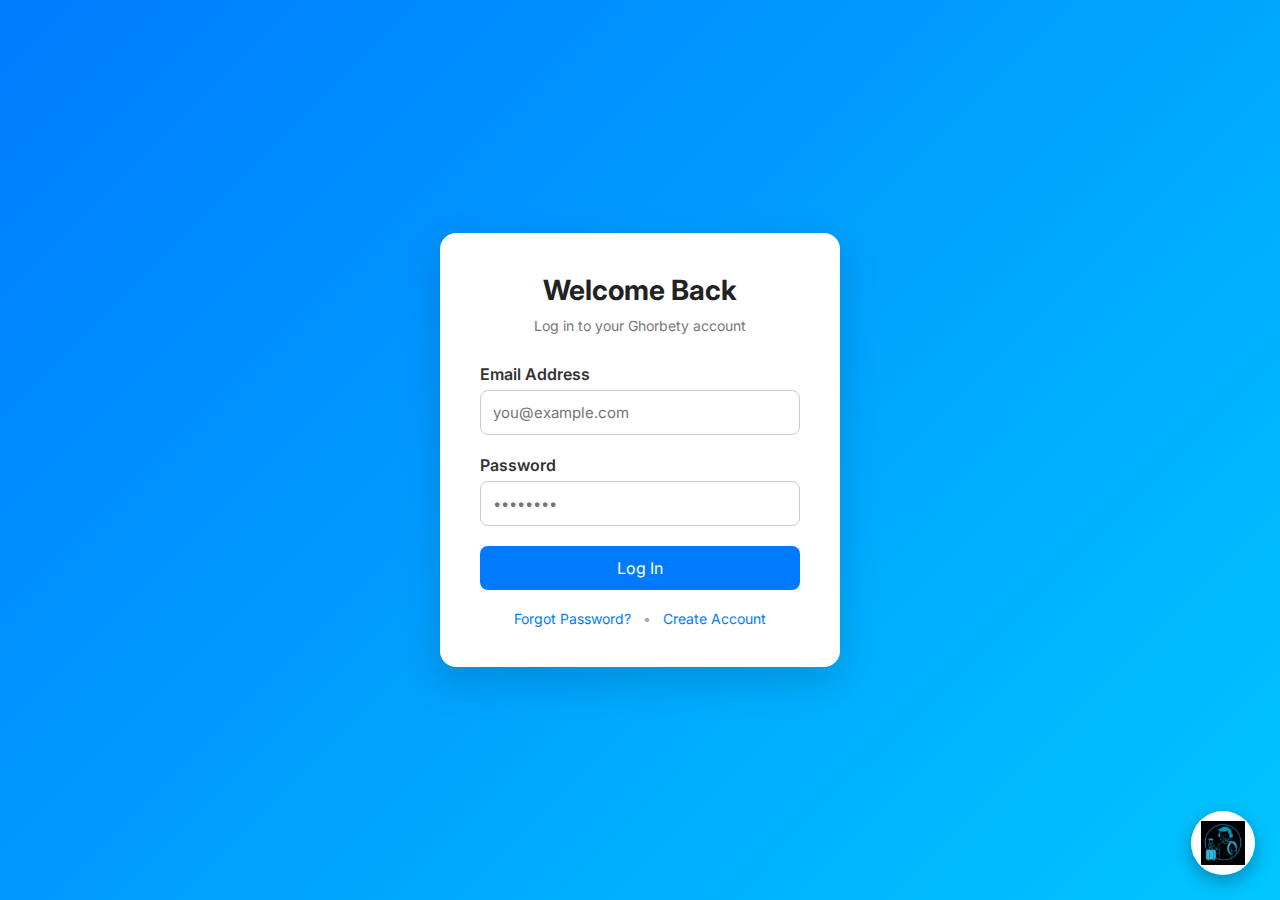
<file: index.html>
<!DOCTYPE html>
<html lang="en">
<head>
  <meta charset="UTF-8" />
  <meta name="viewport" content="width=device-width, initial-scale=1.0" />
  <title>Ghorbety - Login</title>
  <link rel="stylesheet" href="login.css" />
</head>
<body>
  <div class="login-container">
    <h2>Welcome Back</h2>
    <p class="subtitle">Log in to your Ghorbety account</p>

    <form class="login-form">
      <label for="email">Email Address</label>
      <input type="email" id="email" placeholder="you@example.com" required />

      <label for="password">Password</label>
      <input type="password" id="password" placeholder="••••••••" required />

      <button type="submit">Log In</button>
    </form>

    <div class="extra-links">
      <a href="#">Forgot Password?</a>
      <span>•</span>
      <a href="./signup.html">Create Account</a>
    </div>
  </div>
  <script src="login.js"></script>

  
<link rel="stylesheet" href="./8orbty-Bot.css">
<div class="student-helper">
  <button id="helper-btn">
    <img src=".//images/Bot.jpg" alt="مساعدتي">
  </button>
  <div class="helper-box" id="helper-box">
    <h3>مساعد الطالب</h3>
    <ul>
      <li class="faq">إزاي أقدم في المدينة الجامعية؟<span class="answer">من خلال موقع الجامعة الرسمي، هتلاقي استمارة التقديم.</span></li>
      <li class="faq">هل فيه مواصلات داخلية؟<span class="answer">أيوه، الجامعة بتوفر باصات داخلية للطلاب.</span></li>
      <li class="faq">إزاي أحجز الكشف الطبي؟<span class="answer">من بوابة الطالب الإلكترونية بعد تسجيل الدخول.</span></li>
      <li class="faq">مصاريف الكلية بتدفع إمتى؟<span class="answer">غالباً في أول أسبوعين من الترم.</span></li>
      <li class="faq">فين أشتري الكتب؟<span class="answer">من مكتبة الكلية أو من اتحاد الطلاب.</span></li>
    </ul>
    <a href="https://wa.me/201068852567" target="_blank" class="whatsapp-link">تواصل على واتساب</a>
  </div>
</div>
<script src="./8orbty-Bot.js"></script>


</body>
</html>
</file>
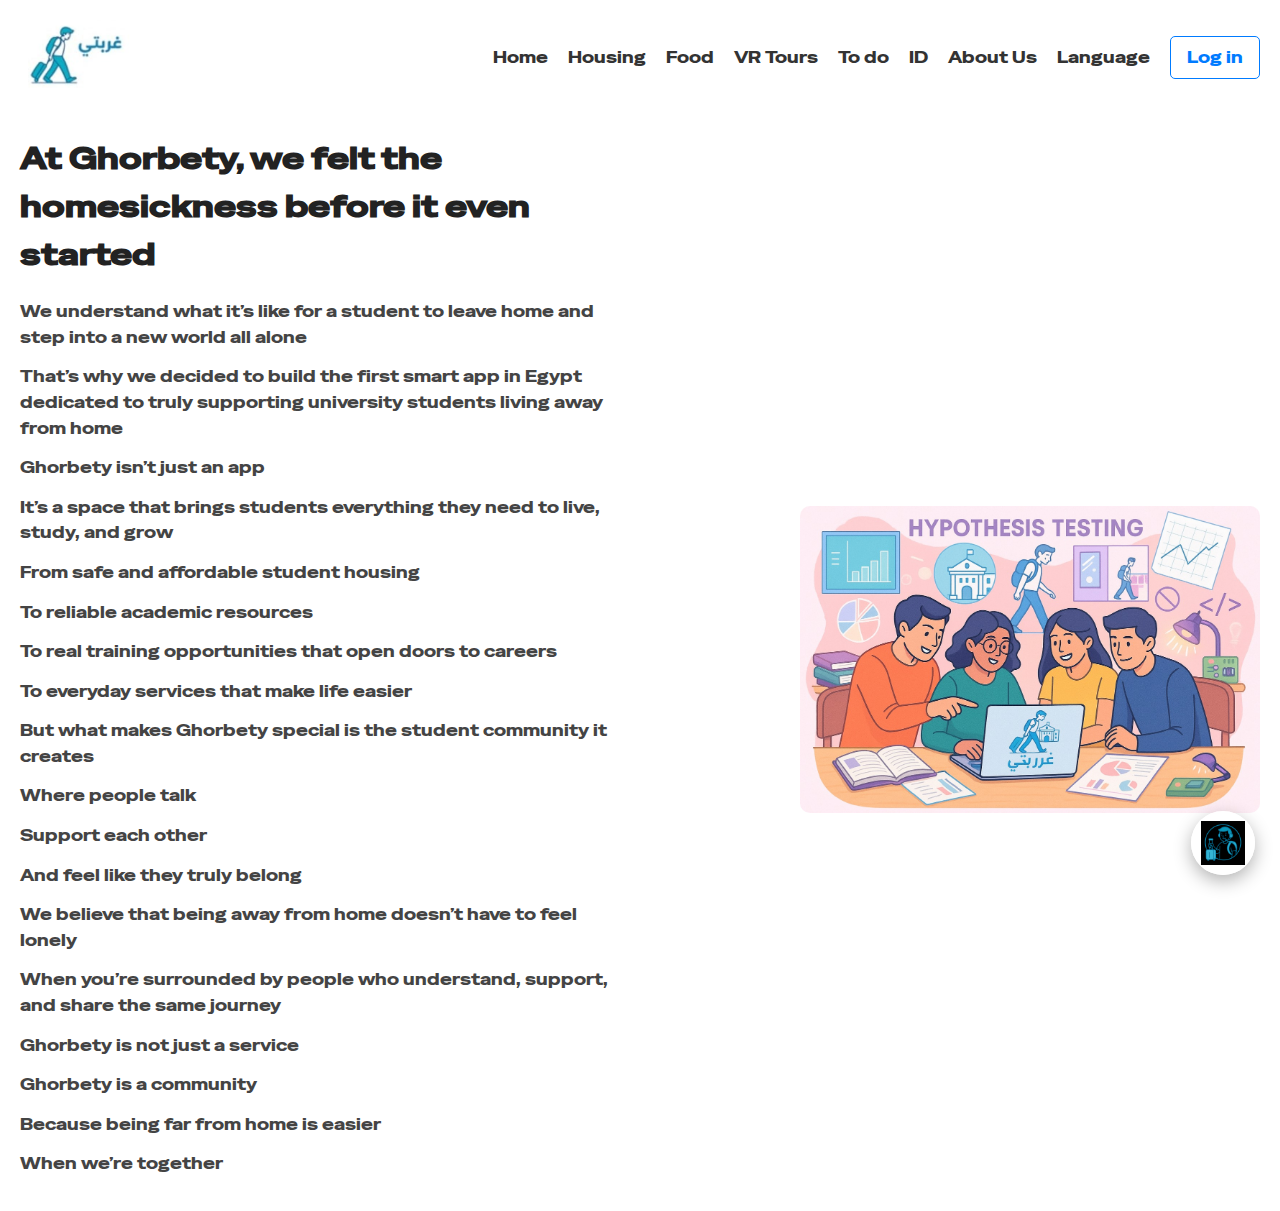
<file: 8orbty-about-us.html>
<!DOCTYPE html>
<html lang="en">
<head>
  <meta charset="UTF-8" />
  <meta name="viewport" content="width=device-width, initial-scale=1.0" />
  <title>Ghorbety - Our Community</title>
  <link rel="stylesheet" href="./8orbty-about-us.css" />
  <link rel="stylesheet" href="./8orbty-Bot.css" />
</head>
<body>
  <header>
    <div class="logo">
      <img src="./images/logo 2.png" alt="Logo" />
    </div>
    <nav>
      <a href="./8orbty.html" id="nav-home">Home</a>
      <a href="./8orbty-housing.html" id="nav-housing">Housing</a>
      <a href="./8orbty-food.html" id="nav-food">Food</a>
      <a href="./8orbty-vr-tours.html" id="nav-vr">VR Tours</a>
      <a href="./8orbty-to-do.html" id="nav-todo">To do</a>
      <a href="./8orbty-ID.html" id="nav-id">ID</a>
      <a href="./8orbty-about-us.html" id="nav-about">About Us</a>
      <a href="#" id="nav-lang">Language</a>
      <a href="index.html" class="login" id="login">Log in</a>
    </nav>
  </header>

  <section class="community-section">
    <div class="community-text">
      <h2 id="community-title">At Ghorbety, we felt the homesickness before it even started</h2>
      <p id="community-p1">We understand what it’s like for a student to leave home and step into a new world all alone</p>
      <p id="community-p2">That’s why we decided to build the first smart app in Egypt dedicated to truly supporting university students living away from home</p>
      <p id="community-p3">Ghorbety isn’t just an app</p>
      <p id="community-p4">It’s a space that brings students everything they need to live, study, and grow</p>
      <p id="community-p5">From safe and affordable student housing</p>
      <p id="community-p6">To reliable academic resources</p>
      <p id="community-p7">To real training opportunities that open doors to careers</p>
      <p id="community-p8">To everyday services that make life easier</p>
      <p id="community-p9">But what makes Ghorbety special is the student community it creates</p>
      <p id="community-p10">Where people talk</p>
      <p id="community-p11">Support each other</p>
      <p id="community-p12">And feel like they truly belong</p>
      <p id="community-p13">We believe that being away from home doesn’t have to feel lonely</p>
      <p id="community-p14">When you’re surrounded by people who understand, support, and share the same journey</p>
      <p id="community-p15">Ghorbety is not just a service</p>
      <p id="community-p16">Ghorbety is a community</p>
      <p id="community-p17">Because being far from home is easier</p>
      <p id="community-p18">When we’re together</p>
    </div>
    <div class="community-image">
      <img src="./images/about.jpg" alt="Student Community" />
    </div>
  </section>

  <div class="student-helper">
    <button id="helper-btn">
      <img src="./images/Bot.jpg" alt="مساعدتي">
    </button>
    <div class="helper-box" id="helper-box">
      <h3>مساعد الطالب</h3>
      <ul>
        <li class="faq">إزاي أقدم في المدينة الجامعية؟<span class="answer">من خلال موقع الجامعة الرسمي، هتلاقي استمارة التقديم.</span></li>
        <li class="faq">هل فيه مواصلات داخلية؟<span class="answer">أيوه، الجامعة بتوفر باصات داخلية للطلاب.</span></li>
        <li class="faq">إزاي أحجز الكشف الطبي؟<span class="answer">من بوابة الطالب الإلكترونية بعد تسجيل الدخول.</span></li>
        <li class="faq">مصاريف الكلية بتدفع إمتى؟<span class="answer">غالباً في أول أسبوعين من الترم.</span></li>
        <li class="faq">فين أشتري الكتب؟<span class="answer">من مكتبة الكلية أو من اتحاد الطلاب.</span></li>
      </ul>
      <a href="https://wa.me/201068852567" target="_blank" class="whatsapp-link">تواصل على واتساب</a>
    </div>
  </div>

  <script src="./8orbty-about-us.js"></script>
  <script src="./8orbty-Bot.js"></script>
</body>
</html>
</file>
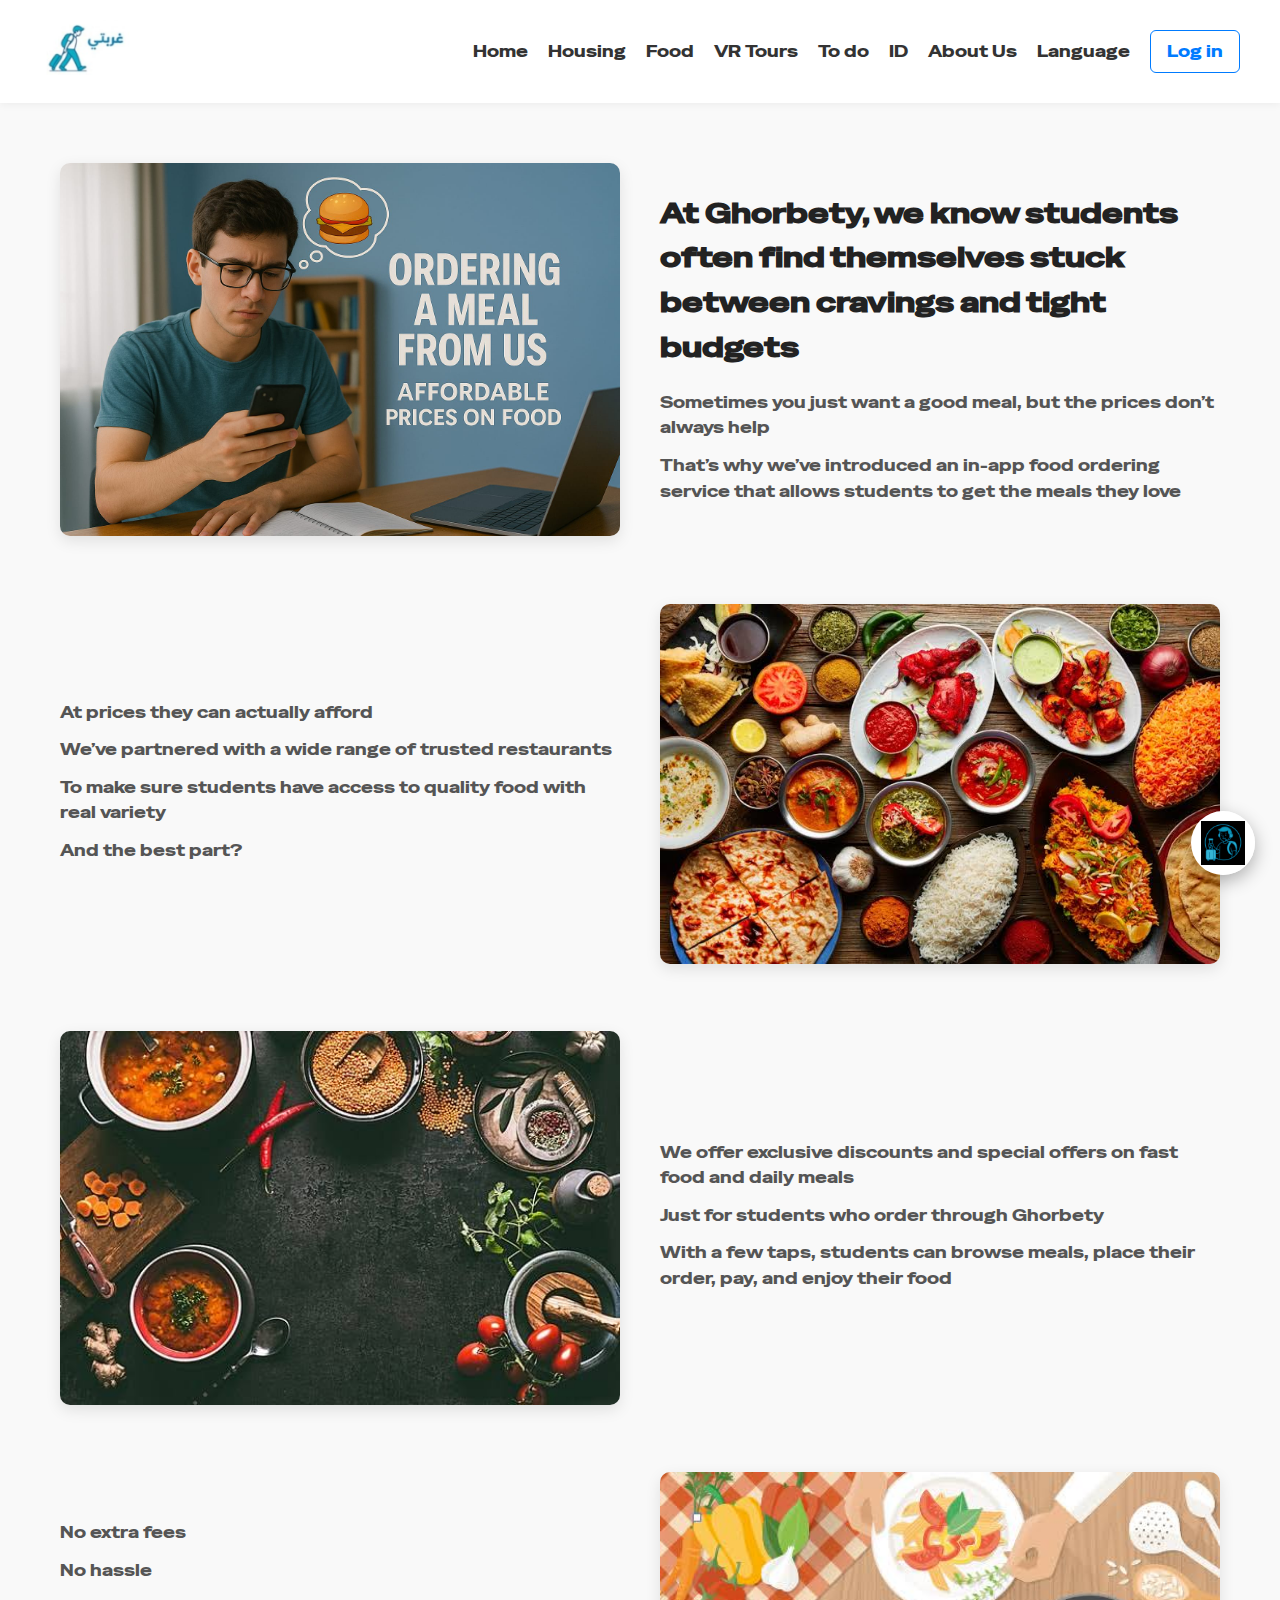
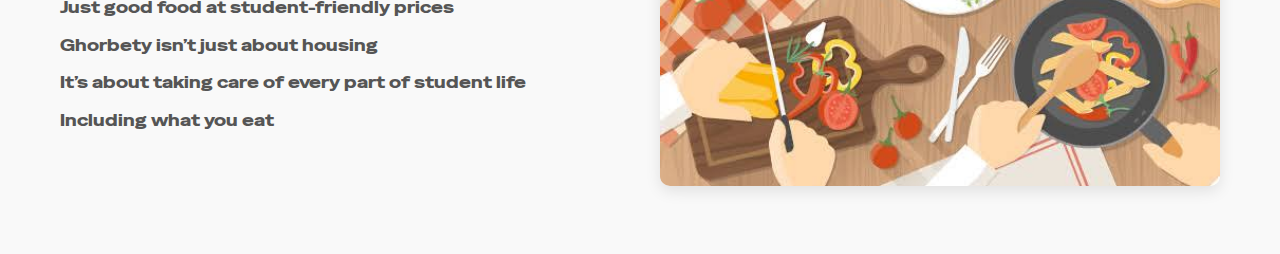
<file: 8orbty-food.html>
<!DOCTYPE html>
<html lang="en">
<head>
  <meta charset="UTF-8" />
  <meta name="viewport" content="width=device-width, initial-scale=1.0"/>
  <title>Ghorbety - Food Services</title>
  <link rel="stylesheet" href="8orbty-food.css" />
</head>
<body>
  <header>
    <div class="logo">
      <img src="./images/logo 2.png" alt="Logo" />
    </div>
    <nav>
      <a href="./8orbty.html" id="nav-home">Home</a>
      <a href="./8orbty-housing.html" id="nav-housing">Housing</a>
      <a href="./8orbty-food.html" id="nav-food">Food</a>
      <a href="./8orbty-vr-tours.html" id="nav-vr">VR Tours</a>
      <a href="./8orbty-to-do.html" id="nav-todo">To do</a>
      <a href="./8orbty-ID.html" id="nav-id">ID</a>
      <a href="./8orbty-about-us.html" id="nav-about">About Us</a>
      <a href="#" id="nav-lang" onclick="toggleLanguage()">Language</a>
      <a href="index.html" class="login" id="login">Log in</a>
    </nav>
  </header>

  <main class="food-split-section">
    <section class="food-block">
      <div class="food-image">
        <img src="./images/food.jpg" alt="Student meal" />
      </div>
      <div class="food-text">
        <h2 id="food-title1">At Ghorbety, we know students often find themselves stuck between cravings and tight budgets</h2>
        <p id="food-p1">Sometimes you just want a good meal, but the prices don’t always help</p>
        <p id="food-p2">That’s why we’ve introduced an in-app food ordering service that allows students to get the meals they love</p>
      </div>
    </section>

    <section class="food-block reverse">
      <div class="food-image">
        <img src="./images/food1.jpg" alt="Affordable meal options" />
      </div>
      <div class="food-text">
        <p id="food-p3">At prices they can actually afford</p>
        <p id="food-p4">We’ve partnered with a wide range of trusted restaurants</p>
        <p id="food-p5">To make sure students have access to quality food with real variety</p>
        <p id="food-p6">And the best part?</p>
      </div>
    </section>

    <section class="food-block">
      <div class="food-image">
        <img src="./images/food2.jpg" alt="Discounted meals" />
      </div>
      <div class="food-text">
        <p id="food-p7">We offer exclusive discounts and special offers on fast food and daily meals</p>
        <p id="food-p8">Just for students who order through Ghorbety</p>
        <p id="food-p9">With a few taps, students can browse meals, place their order, pay, and enjoy their food</p>
      </div>
    </section>

    <section class="food-block reverse">
      <div class="food-image">
        <img src="./images/food3.jpg" alt="Ghorbety cares" />
      </div>
      <div class="food-text">
        <p id="food-p10">No extra fees</p>
        <p id="food-p11">No hassle</p>
        <p id="food-p12">Just good food at student-friendly prices</p>
        <p id="food-p13">Ghorbety isn’t just about housing</p>
        <p id="food-p14">It’s about taking care of every part of student life</p>
        <p id="food-p15">Including what you eat</p>
      </div>
    </section>
  </main>

  <script src="8orbty-food.js"></script>

  
<link rel="stylesheet" href="./8orbty-Bot.css">
<div class="student-helper">
  <button id="helper-btn">
    <img src=".//images/Bot.jpg" alt="مساعدتي">
  </button>
  <div class="helper-box" id="helper-box">
    <h3>مساعد الطالب</h3>
    <ul>
      <li class="faq">إزاي أقدم في المدينة الجامعية؟<span class="answer">من خلال موقع الجامعة الرسمي، هتلاقي استمارة التقديم.</span></li>
      <li class="faq">هل فيه مواصلات داخلية؟<span class="answer">أيوه، الجامعة بتوفر باصات داخلية للطلاب.</span></li>
      <li class="faq">إزاي أحجز الكشف الطبي؟<span class="answer">من بوابة الطالب الإلكترونية بعد تسجيل الدخول.</span></li>
      <li class="faq">مصاريف الكلية بتدفع إمتى؟<span class="answer">غالباً في أول أسبوعين من الترم.</span></li>
      <li class="faq">فين أشتري الكتب؟<span class="answer">من مكتبة الكلية أو من اتحاد الطلاب.</span></li>
    </ul>
    <a href="https://wa.me/201068852567" target="_blank" class="whatsapp-link">تواصل على واتساب</a>
  </div>
</div>
<script src="./8orbty-Bot.js"></script>

</body>
</html>
</file>
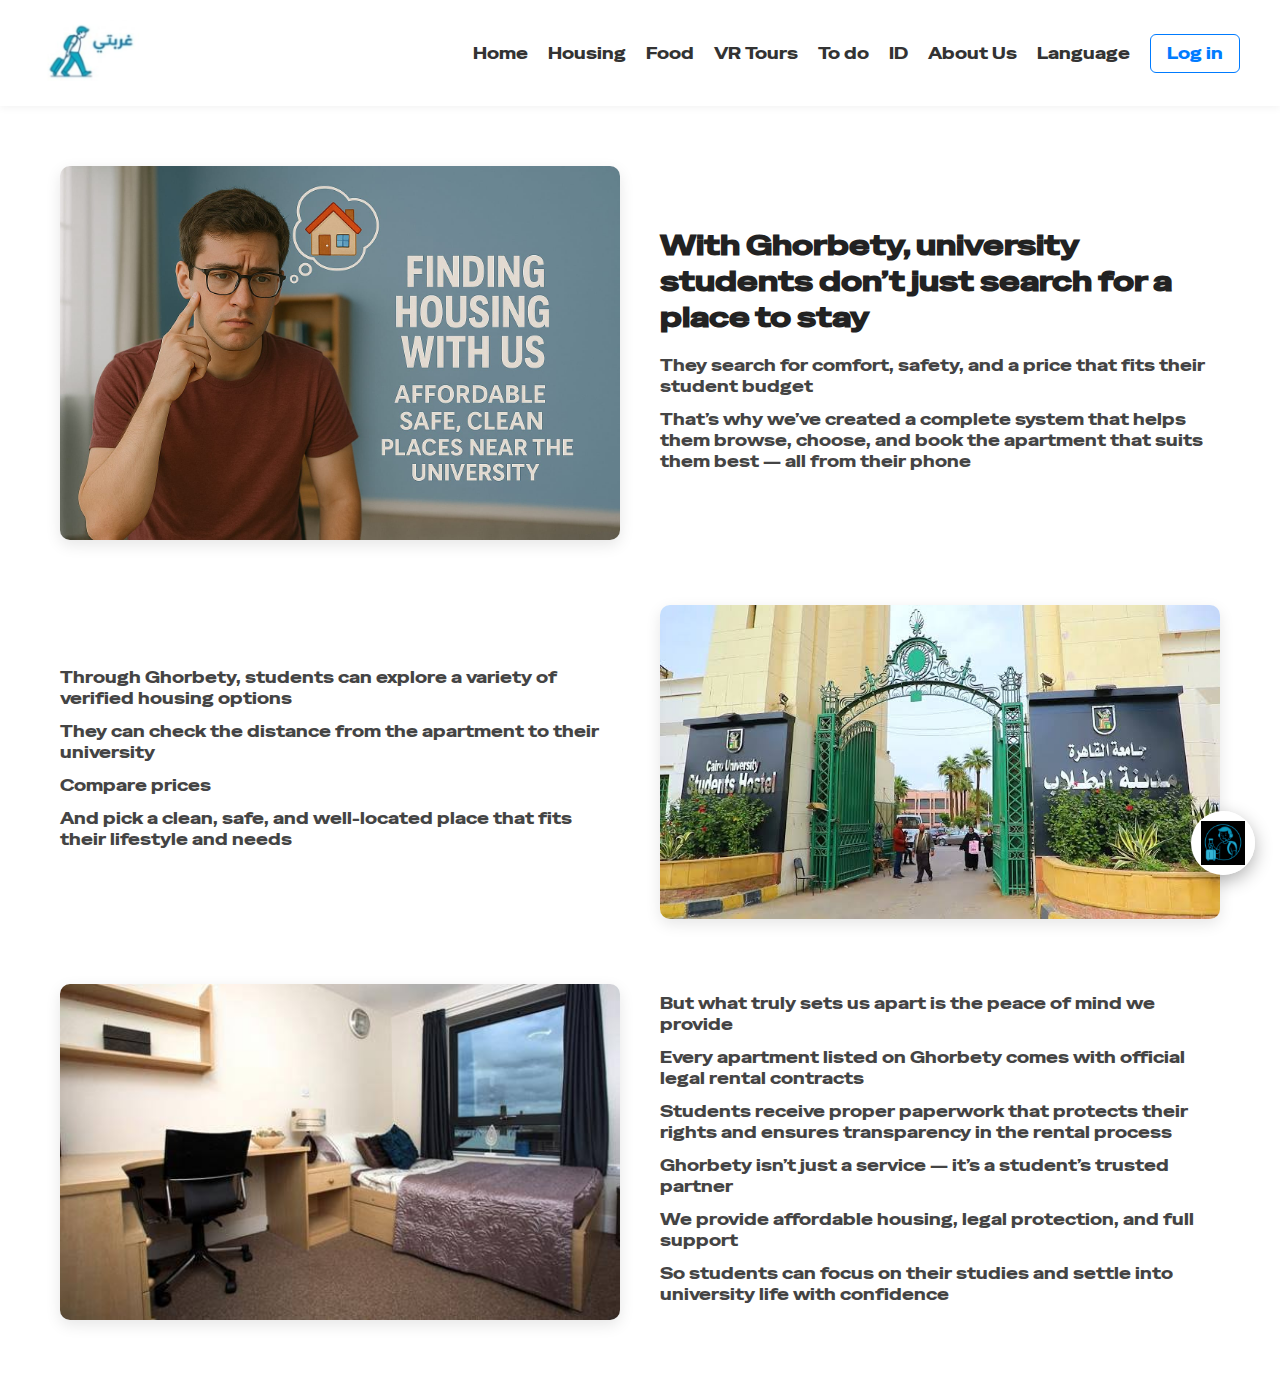
<file: 8orbty-housing.html>
<!DOCTYPE html>
<html lang="en">
<head>
  <meta charset="UTF-8" />
  <meta name="viewport" content="width=device-width, initial-scale=1.0" />
  <title>Ghorbety - Housing Services</title>
  <link rel="stylesheet" href="8orbty-housing.css" />
</head>
<body>
  <header>
    <div class="logo">
      <img src="./images/logo 2.png" alt="Logo" />
    </div>
    <nav>
      <a href="./8orbty.html" id="nav-home">Home</a>
      <a href="./8orbty-housing.html" id="nav-housing">Housing</a>
      <a href="./8orbty-food.html" id="nav-food">Food</a>
      <a href="./8orbty-vr-tours.html" id="nav-vr">VR Tours</a>
      <a href="./8orbty-to-do.html" id="nav-todo">To do</a>
      <a href="./8orbty-ID.html" id="nav-id">ID</a>
      <a href="./8orbty-about-us.html" id="nav-about">About Us</a>
      <a href="#" id="nav-lang" onclick="toggleLanguage()">Language</a>
      <a href="index.html" class="login" id="login">Log in</a>
    </nav>
  </header>

  <main class="housing-split-section">
    <section class="housing-block">
      <div class="housing-image">
        <img src="./images/housing.jpg" alt="Student apartment 1" />
      </div>
      <div class="housing-text">
        <h2 id="housing-title">With Ghorbety, university students don’t just search for a place to stay</h2>
        <p id="housing-p1">They search for comfort, safety, and a price that fits their student budget</p>
        <p id="housing-p2">That’s why we’ve created a complete system that helps them browse, choose, and book the apartment that suits them best — all from their phone</p>
      </div>
    </section>

    <section class="housing-block reverse">
      <div class="housing-image">
        <img src="./images/housing1.jpg" alt="Student apartment 2" />
      </div>
      <div class="housing-text">
        <p id="housing-p3">Through Ghorbety, students can explore a variety of verified housing options</p>
        <p id="housing-p4">They can check the distance from the apartment to their university</p>
        <p id="housing-p5">Compare prices</p>
        <p id="housing-p6">And pick a clean, safe, and well-located place that fits their lifestyle and needs</p>
      </div>
    </section>

    <section class="housing-block">
      <div class="housing-image">
        <img src="./images/housing2.jpg" alt="Student apartment 3" />
      </div>
      <div class="housing-text">
        <p id="housing-p7">But what truly sets us apart is the peace of mind we provide</p>
        <p id="housing-p8">Every apartment listed on Ghorbety comes with official legal rental contracts</p>
        <p id="housing-p9">Students receive proper paperwork that protects their rights and ensures transparency in the rental process</p>
        <p id="housing-p10">Ghorbety isn’t just a service — it’s a student’s trusted partner</p>
        <p id="housing-p11">We provide affordable housing, legal protection, and full support</p>
        <p id="housing-p12">So students can focus on their studies and settle into university life with confidence</p>
      </div>
    </section>
  </main>

  <script src="8orbty-housing.js"></script>

  
<link rel="stylesheet" href="./8orbty-Bot.css">
<div class="student-helper">
  <button id="helper-btn">
    <img src=".//images/Bot.jpg" alt="مساعدتي">
  </button>
  <div class="helper-box" id="helper-box">
    <h3>مساعد الطالب</h3>
    <ul>
      <li class="faq">إزاي أقدم في المدينة الجامعية؟<span class="answer">من خلال موقع الجامعة الرسمي، هتلاقي استمارة التقديم.</span></li>
      <li class="faq">هل فيه مواصلات داخلية؟<span class="answer">أيوه، الجامعة بتوفر باصات داخلية للطلاب.</span></li>
      <li class="faq">إزاي أحجز الكشف الطبي؟<span class="answer">من بوابة الطالب الإلكترونية بعد تسجيل الدخول.</span></li>
      <li class="faq">مصاريف الكلية بتدفع إمتى؟<span class="answer">غالباً في أول أسبوعين من الترم.</span></li>
      <li class="faq">فين أشتري الكتب؟<span class="answer">من مكتبة الكلية أو من اتحاد الطلاب.</span></li>
    </ul>
    <a href="https://wa.me/201068852567" target="_blank" class="whatsapp-link">تواصل على واتساب</a>
  </div>
</div>
<script src="./8orbty-Bot.js"></script>

</body>
</html>
</file>
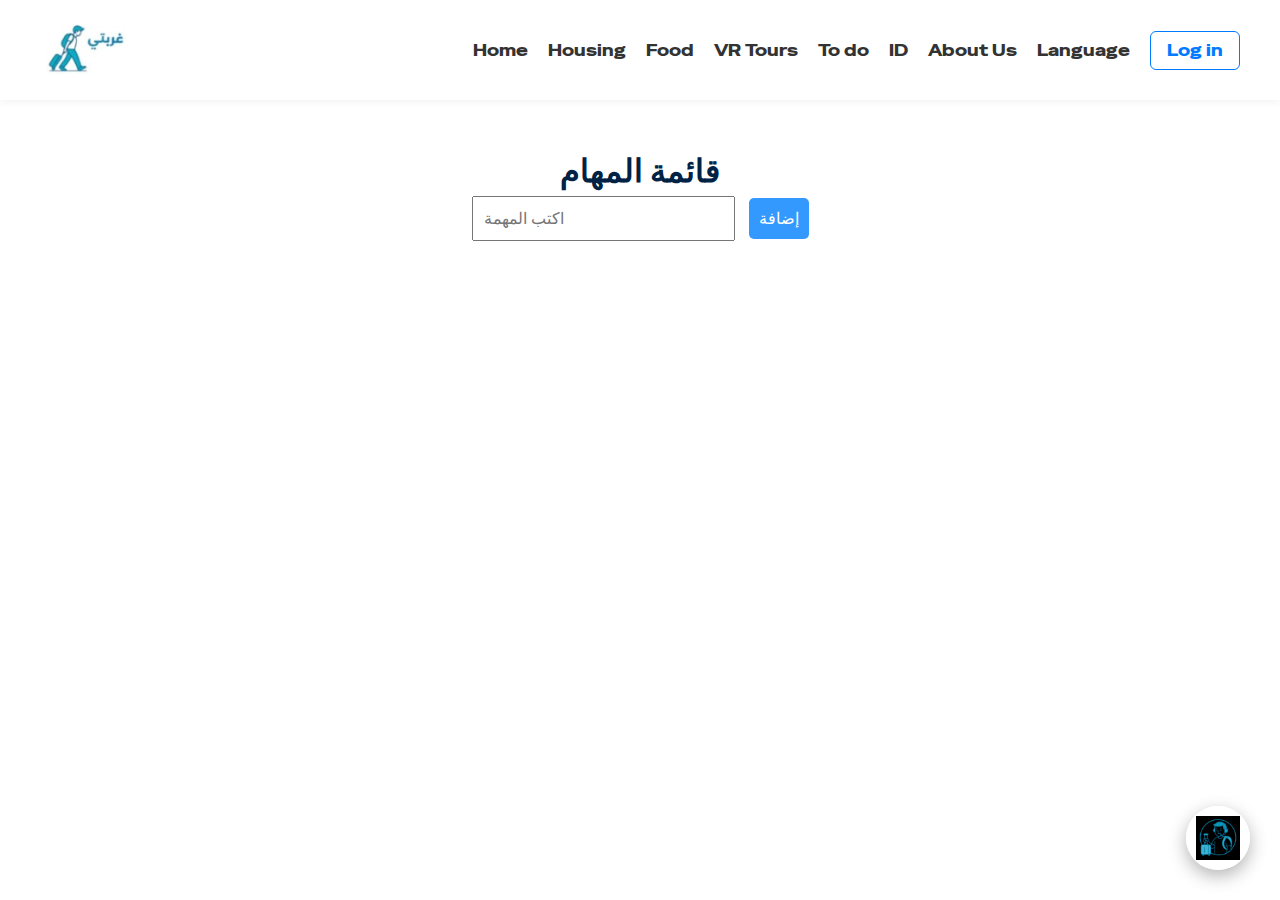
<file: 8orbty-to-do.html>
<!DOCTYPE html>
<html lang="en">
<head>
  <meta charset="UTF-8">
  <title>مهام المغترب</title>
  <link rel="stylesheet" href="./8orbty-to-do.css">
  <link rel="stylesheet" href="./8orbty-Bot.css" />

</head>

<header>
  <div class="logo">
    <img src="./images/logo 2.png" alt="Logo" />
  </div>
  <nav>
    <a href="./8orbty.html" id="nav-home">Home</a>
    <a href="./8orbty-housing.html" id="nav-housing">Housing</a>
    <a href="./8orbty-food.html" id="nav-food">Food</a>
    <a href="./8orbty-vr-tours.html" id="nav-vr">VR Tours</a>
    <a href="./8orbty-to-do.html" id="nav-todo">To do</a>
    <a href="./8orbty-ID.html" id="nav-id">ID</a>
    <a href="./8orbty-about-us.html" id="nav-about">About Us</a>
    <a href="#" id="nav-lang" onclick="toggleLanguage()">Language</a>
    <a href="index.html" class="login" id="login">Log in</a>
  </nav>
</header>



<body>
  <div class="container">
    <h1>قائمة المهام</h1>
    <input type="text" id="taskInput" placeholder="اكتب المهمة">
    <button onclick="addTask()">إضافة</button>
    <ul id="taskList"></ul>
    <p id="message"></p>
  </div>
  <script src="./8orbty-to-do.js"></script>


  

   <div class="student-helper">
    <button id="helper-btn">
      <img src="./images/Bot.jpg" alt="مساعدتي">
    </button>
    <div class="helper-box" id="helper-box">
      <h3>مساعد الطالب</h3>
      <ul>
        <li class="faq">إزاي أقدم في المدينة الجامعية؟<span class="answer">من خلال موقع الجامعة الرسمي، هتلاقي استمارة التقديم.</span></li>
        <li class="faq">هل فيه مواصلات داخلية؟<span class="answer">أيوه، الجامعة بتوفر باصات داخلية للطلاب.</span></li>
        <li class="faq">إزاي أحجز الكشف الطبي؟<span class="answer">من بوابة الطالب الإلكترونية بعد تسجيل الدخول.</span></li>
        <li class="faq">مصاريف الكلية بتدفع إمتى؟<span class="answer">غالباً في أول أسبوعين من الترم.</span></li>
        <li class="faq">فين أشتري الكتب؟<span class="answer">من مكتبة الكلية أو من اتحاد الطلاب.</span></li>
      </ul>
      <a href="https://wa.me/201068852567" target="_blank" class="whatsapp-link">تواصل على واتساب</a>
    </div>
  </div>

   <script src="./8orbty-Bot.js"></script>
</body>
</html>
</file>
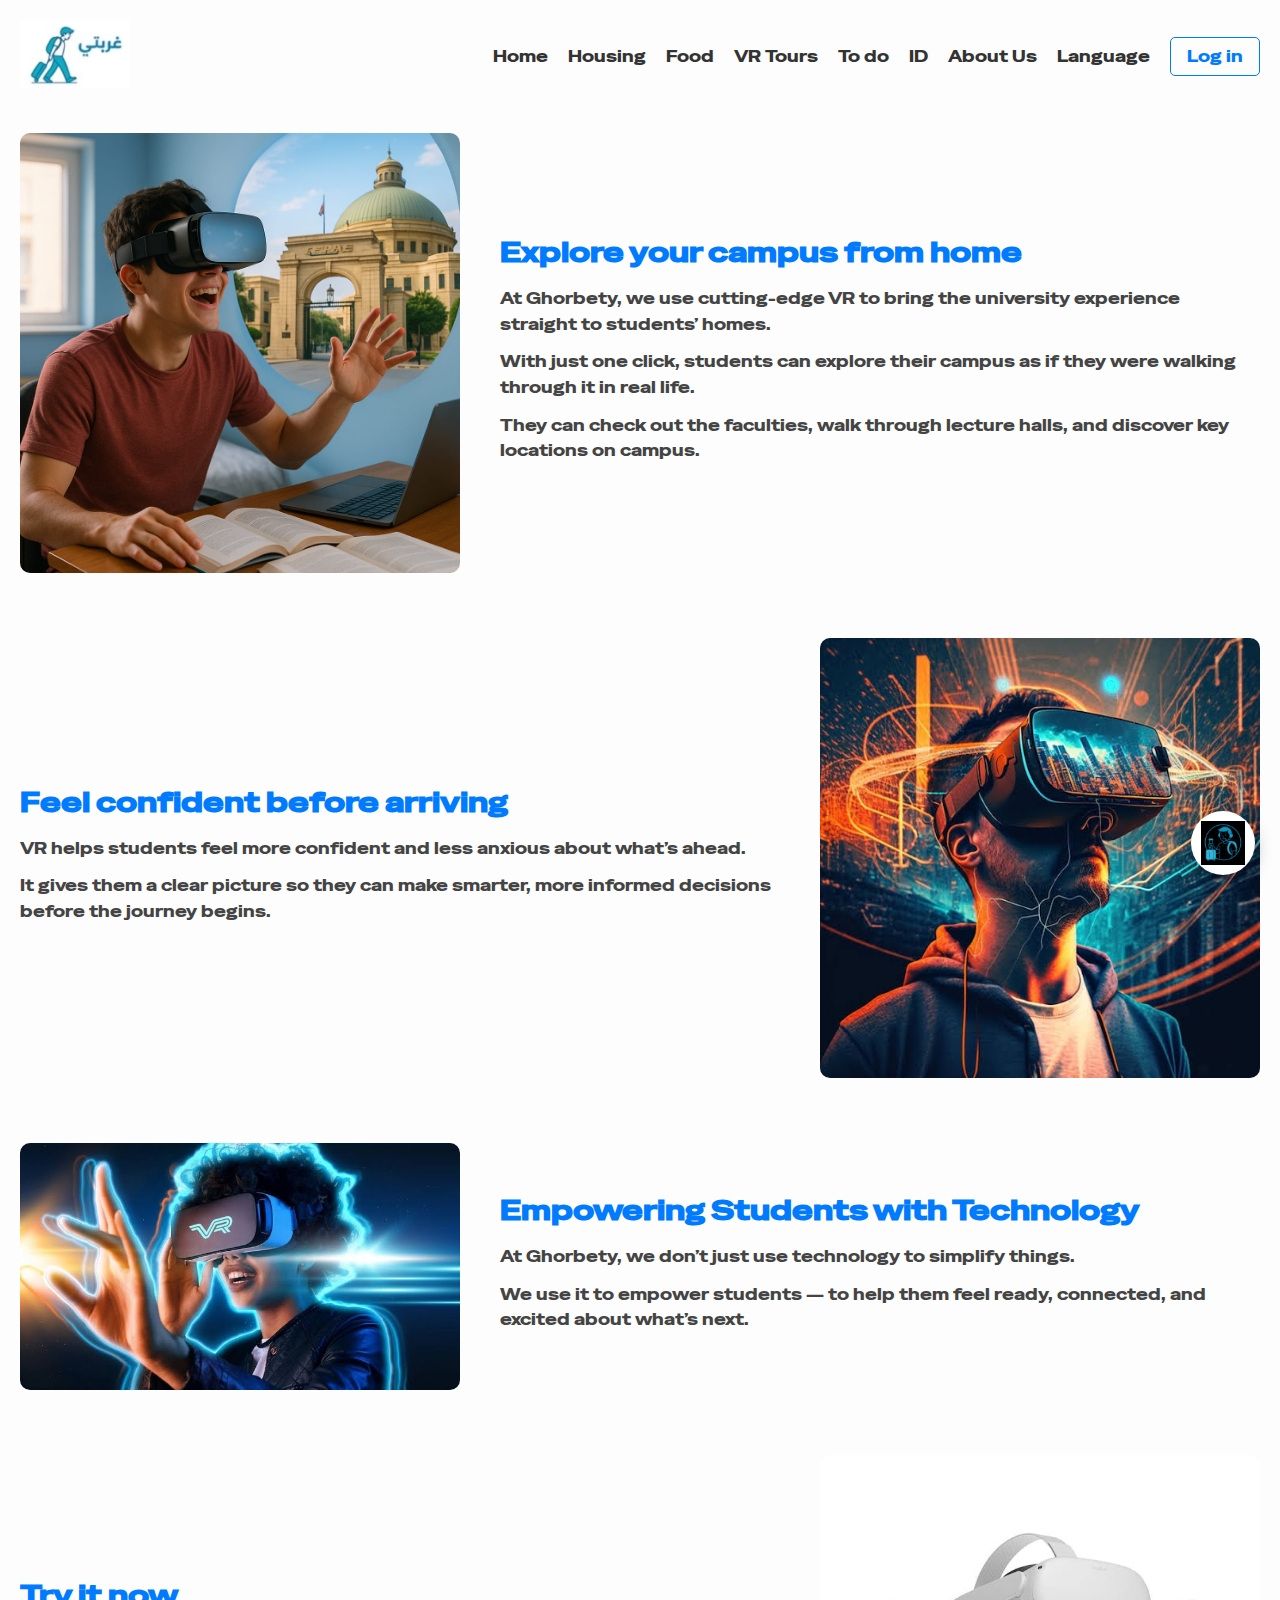
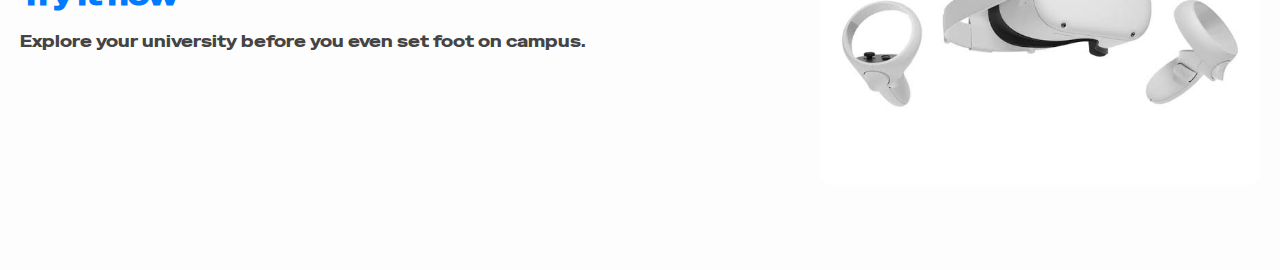
<file: 8orbty-vr-tours.html>
<!DOCTYPE html>
<html lang="en">
<head>
  <meta charset="UTF-8" />
  <meta name="viewport" content="width=device-width, initial-scale=1.0"/>
  <title>Ghorbety - VR Tours</title>
  <link rel="stylesheet" href="./8orbty-vr-tours.css" />
</head>
<body>
  <header>
    <div class="logo">
      <img src="./images/logo 2.png" alt="Logo" />
    </div>
    <nav>
      <a href="./8orbty.html" id="nav-home">Home</a>
      <a href="./8orbty-housing.html" id="nav-housing">Housing</a>
      <a href="./8orbty-food.html" id="nav-food">Food</a>
      <a href="./8orbty-vr-tours.html" id="nav-vr">VR Tours</a>
      <a href="./8orbty-to-do.html" id="nav-todo">To do</a>
      <a href="./8orbty-ID.html" id="nav-id">ID</a>
      <a href="./8orbty-about-us.html" id="nav-about">About Us</a>
      <a href="#" id="nav-lang" onclick="toggleLanguage()">Language</a>
      <a href="index.html" class="login" id="login">Log in</a>
    </nav>
  </header>

  <section class="vr-block">
    <div class="vr-image-block">
      <img src="./images/vr.jpg" alt="Explore Campus" />
    </div>
    <div class="vr-text-block">
      <h2 id="vr-title-1">Explore your campus from home</h2>
      <p id="vr-p1">At Ghorbety, we use cutting-edge VR to bring the university experience straight to students’ homes.</p>
      <p id="vr-p2">With just one click, students can explore their campus as if they were walking through it in real life.</p>
      <p id="vr-p3">They can check out the faculties, walk through lecture halls, and discover key locations on campus.</p>
    </div>
  </section>

  <section class="vr-block reverse">
    <div class="vr-image-block">
      <img src="./images/vr1.jpg" alt="Feel Ready" />
    </div>
    <div class="vr-text-block">
      <h2 id="vr-title-2">Feel confident before arriving</h2>
      <p id="vr-p4">VR helps students feel more confident and less anxious about what’s ahead.</p>
      <p id="vr-p5">It gives them a clear picture so they can make smarter, more informed decisions before the journey begins.</p>
    </div>
  </section>

  <section class="vr-block">
    <div class="vr-image-block">
      <img src="./images/vr2.jpg" alt="Empowering Students" />
    </div>
    <div class="vr-text-block">
      <h2 id="vr-title-3">Empowering Students with Technology</h2>
      <p id="vr-p6">At Ghorbety, we don’t just use technology to simplify things.</p>
      <p id="vr-p7">We use it to empower students — to help them feel ready, connected, and excited about what’s next.</p>
    </div>
  </section>

  <section class="vr-block reverse">
    <div class="vr-image-block">
      <img src="./images/vr3.jpg" alt="Try Now" />
    </div>
    <div class="vr-text-block">
      <h2 id="vr-title-4">Try it now</h2>
      <p id="vr-p8">Explore your university before you even set foot on campus.</p>
    </div>
  </section>

  <script src="./8orbty-vr-tours .js"></script>


  
<link rel="stylesheet" href="./8orbty-Bot.css">
<div class="student-helper">
  <button id="helper-btn">
    <img src=".//images/Bot.jpg" alt="مساعدتي">
  </button>
  <div class="helper-box" id="helper-box">
    <h3>مساعد الطالب</h3>
    <ul>
      <li class="faq">إزاي أقدم في المدينة الجامعية؟<span class="answer">من خلال موقع الجامعة الرسمي، هتلاقي استمارة التقديم.</span></li>
      <li class="faq">هل فيه مواصلات داخلية؟<span class="answer">أيوه، الجامعة بتوفر باصات داخلية للطلاب.</span></li>
      <li class="faq">إزاي أحجز الكشف الطبي؟<span class="answer">من بوابة الطالب الإلكترونية بعد تسجيل الدخول.</span></li>
      <li class="faq">مصاريف الكلية بتدفع إمتى؟<span class="answer">غالباً في أول أسبوعين من الترم.</span></li>
      <li class="faq">فين أشتري الكتب؟<span class="answer">من مكتبة الكلية أو من اتحاد الطلاب.</span></li>
    </ul>
    <a href="https://wa.me/201068852567" target="_blank" class="whatsapp-link">تواصل على واتساب</a>
  </div>
</div>
<script src="./8orbty-Bot.js"></script>

</body>
</html>
</file>
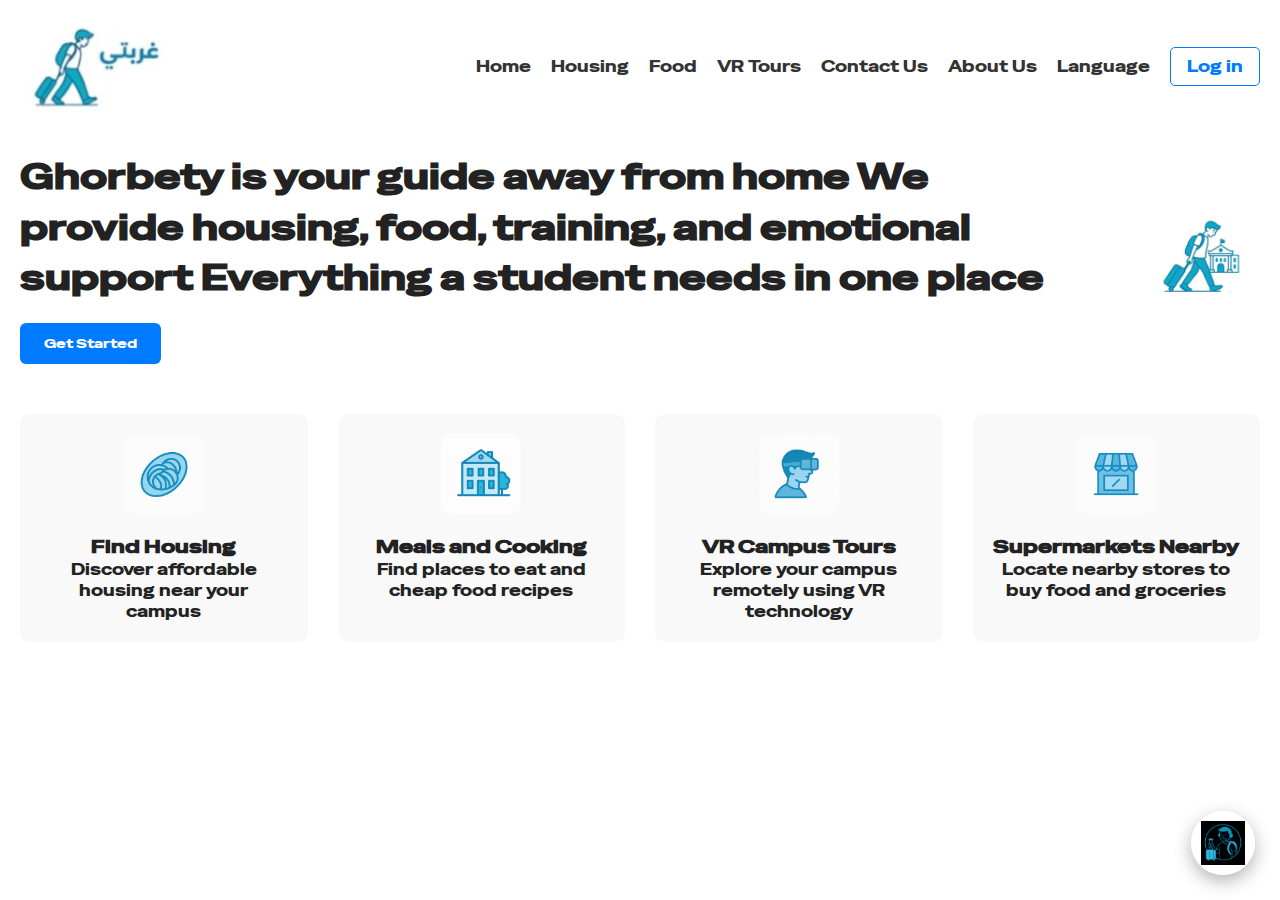
<file: 8orbty.html>
<!DOCTYPE html>
<html lang="en">
<head>
  <meta charset="UTF-8" />
  <meta name="viewport" content="width=device-width, initial-scale=1.0" />
  <title>غربتي</title>
  <link rel="stylesheet" href="8orbty.css" />
  <link rel="stylesheet" href="./8orbty-Bot.css" />

</head>
<body>
  <header>
    <div class="logo">
      <img src="./images/logo 2.png" alt="Logo" class="logo" />
    </div>
    <nav>
      <a href="./8orbty.html" id="nav-home">Home</a>
      <a href="./8orbty-housing.html" id="nav-housing">Housing</a>
      <a href="./8orbty-food.html" id="nav-food">Food</a>
      <a href="./8orbty-vr-tours.html" id="nav-vr">VR Tours</a>
      <a href="./8orbty-contact-us.html" id="nav-contact">Contact Us</a>
      <a href="./8orbty-about-us.html" id="nav-about">About Us</a>
    <a href="#" id="nav-lang" onclick="toggleLanguage()">Language</a>
 <a href="login.html" class="login" id="login">Log in</a>

    </nav>
  </header>

  <section class="hero">
    <div class="hero-text">
      <h2 id="hero-title">Ghorbety is your guide away from home
We provide housing, food, training, and emotional support
Everything a student needs in one place</h2>
      <button class="get-started" id="get-started">Get Started</button>
    </div>
    <img src="./images/logo.png" alt="Logo" class="logo-img" />
  </section>

  <section class="features">
    <div class="feature">
      <img src="./images/1.png" alt="small logo" class="small-logo" />
      <h3 id="feature1-title">Find Housing</h3>
      <p id="feature1-desc">Discover affordable housing near your campus</p>
    </div>
    <div class="feature">
      <img src="./images/2.png" alt="small logo" class="small-logo" />
      <h3 id="feature2-title">Meals and Cooking</h3>
      <p id="feature2-desc">Find places to eat and cheap food recipes</p>
    </div>
    <div class="feature">
      <img src="./images/3.png" alt="small logo" class="small-logo" />
      <h3 id="feature3-title">VR Campus Tours</h3>
      <p id="feature3-desc">Explore your campus remotely using VR technology</p>
    </div>
    <div class="feature">
      <img src="./images/4.png" alt="small logo" class="small-logo" />
      <h3 id="feature4-title">Supermarkets Nearby</h3>
      <p id="feature4-desc">Locate nearby stores to buy food and groceries</p>
    </div>
  </section>



   <div class="student-helper">
    <button id="helper-btn">
      <img src="./images/Bot.jpg" alt="مساعدتي">
    </button>
    <div class="helper-box" id="helper-box">
      <h3>مساعد الطالب</h3>
      <ul>
        <li class="faq">إزاي أقدم في المدينة الجامعية؟<span class="answer">من خلال موقع الجامعة الرسمي، هتلاقي استمارة التقديم.</span></li>
        <li class="faq">هل فيه مواصلات داخلية؟<span class="answer">أيوه، الجامعة بتوفر باصات داخلية للطلاب.</span></li>
        <li class="faq">إزاي أحجز الكشف الطبي؟<span class="answer">من بوابة الطالب الإلكترونية بعد تسجيل الدخول.</span></li>
        <li class="faq">مصاريف الكلية بتدفع إمتى؟<span class="answer">غالباً في أول أسبوعين من الترم.</span></li>
        <li class="faq">فين أشتري الكتب؟<span class="answer">من مكتبة الكلية أو من اتحاد الطلاب.</span></li>
      </ul>
      <a href="https://wa.me/201068852567" target="_blank" class="whatsapp-link">تواصل على واتساب</a>
    </div>
  </div>

    <script src="./8orbty.js"></script>
    <script src="./8orbty-Bot.js"></script>
</body>
</html>
</file>
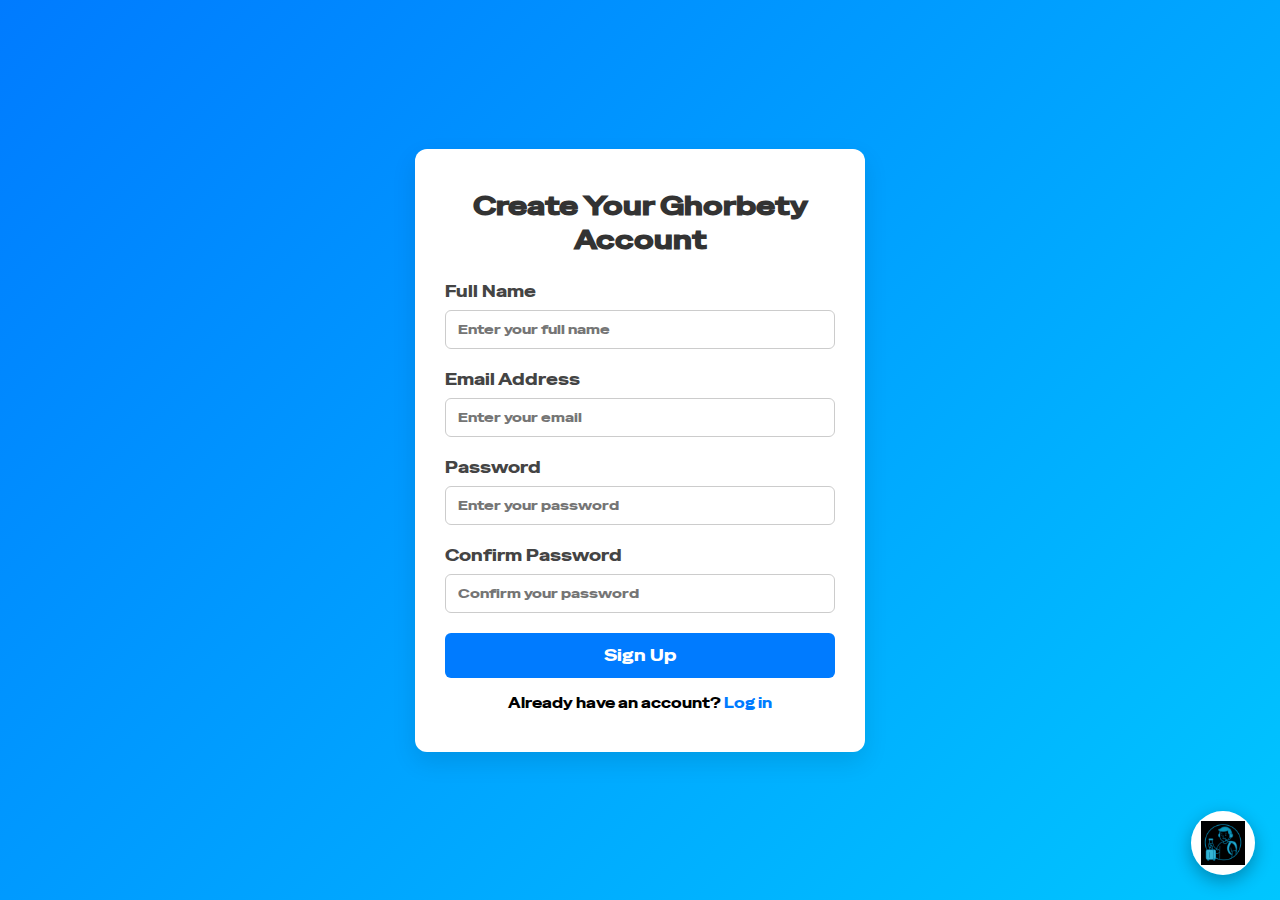
<file: signup.html>
<!DOCTYPE html>
<html lang="en">
<head>
  <meta charset="UTF-8" />
  <meta name="viewport" content="width=device-width, initial-scale=1.0"/>
  <title>Ghorbety - Sign Up</title>
  <link rel="stylesheet" href="signup.css" />
</head>
<body>
  <section class="signup-section">
    <div class="signup-box">
      <h2 id="signup-title">Create Your Ghorbety Account</h2>
      <form class="signup-form">
        <label for="fullname">Full Name</label>
        <input type="text" id="fullname" placeholder="Enter your full name" required />

        <label for="email">Email Address</label>
        <input type="email" id="email" placeholder="Enter your email" required />

        <label for="password">Password</label>
        <input type="password" id="password" placeholder="Enter your password" required />

        <label for="confirm-password">Confirm Password</label>
        <input type="password" id="confirm-password" placeholder="Confirm your password" required />

        <button type="submit" class="submit-button">Sign Up</button>
      </form>

      <p>Already have an account? <a href="index.html">Log in</a></p>
    </div>
  </section>

  <script src="signup.js"></script>

  
<link rel="stylesheet" href="./8orbty-Bot.css">
<div class="student-helper">
  <button id="helper-btn">
    <img src=".//images/Bot.jpg" alt="مساعدتي">
  </button>
  <div class="helper-box" id="helper-box">
    <h3>مساعد الطالب</h3>
    <ul>
      <li class="faq">إزاي أقدم في المدينة الجامعية؟<span class="answer">من خلال موقع الجامعة الرسمي، هتلاقي استمارة التقديم.</span></li>
      <li class="faq">هل فيه مواصلات داخلية؟<span class="answer">أيوه، الجامعة بتوفر باصات داخلية للطلاب.</span></li>
      <li class="faq">إزاي أحجز الكشف الطبي؟<span class="answer">من بوابة الطالب الإلكترونية بعد تسجيل الدخول.</span></li>
      <li class="faq">مصاريف الكلية بتدفع إمتى؟<span class="answer">غالباً في أول أسبوعين من الترم.</span></li>
      <li class="faq">فين أشتري الكتب؟<span class="answer">من مكتبة الكلية أو من اتحاد الطلاب.</span></li>
    </ul>
    <a href="https://wa.me/201068852567" target="_blank" class="whatsapp-link">تواصل على واتساب</a>
  </div>
</div>
<script src="./8orbty-Bot.js"></script>

</body>
</html>
</file>
<file: login.css>
@import url('https://fonts.googleapis.com/css2?family=Inter:wght@400;600&display=swap');

* {
  margin: 0;
  padding: 0;
  box-sizing: border-box;
  font-family: 'Inter', sans-serif;
}

body {
  background: linear-gradient(135deg, #007bff, #00c6ff);
  height: 100vh;
  display: flex;
  justify-content: center;
  align-items: center;
}

.login-container {
  background-color: #fff;
  padding: 40px;
  border-radius: 16px;
  box-shadow: 0 15px 40px rgba(0, 0, 0, 0.15);
  width: 100%;
  max-width: 400px;
  text-align: center;
}

.login-container h2 {
  font-size: 28px;
  margin-bottom: 10px;
  color: #222;
}

.login-container .subtitle {
  font-size: 14px;
  color: #777;
  margin-bottom: 30px;
}

.login-form {
  text-align: left;
}

.login-form label {
  display: block;
  margin-bottom: 6px;
  font-weight: 600;
  color: #333;
}

.login-form input {
  width: 100%;
  padding: 12px;
  margin-bottom: 20px;
  border: 1px solid #ccc;
  border-radius: 8px;
  font-size: 15px;
  transition: border 0.3s;
}

.login-form input:focus {
  border-color: #007bff;
  outline: none;
}

.login-form button {
  width: 100%;
  padding: 12px;
  background-color: #007bff;
  color: #fff;
  border: none;
  border-radius: 8px;
  font-size: 16px;
  cursor: pointer;
  transition: background 0.3s;
}

.login-form button:hover {
  background-color: #0056b3;
}

.extra-links {
  margin-top: 20px;
  font-size: 14px;
  color: #666;
}

.extra-links a {
  text-decoration: none;
  color: #007bff;
}

.extra-links span {
  margin: 0 8px;
  color: #aaa;
}
</file>
<file: 8orbty-Bot.css>
@import url('https://fonts.googleapis.com/css2?family=Baloo+Bhaijaan+2&display=swap');

.student-helper {
  position: fixed;
  bottom: 25px;
  right: 25px;
  z-index: 1000;
  font-family: 'Baloo Bhaijaan 2', sans-serif;
}

#helper-btn {
  background: linear-gradient(135deg, #fff);
  border: none;
  border-radius: 50%;
  width: 64px;
  height: 64px;
  box-shadow: 0 6px 18px rgba(0, 0, 0, 0.3);
  cursor: pointer;
  padding: 10px;
  transition: transform 0.3s ease, box-shadow 0.3s ease;
}

#helper-btn:hover {
  transform: scale(1.05);
  box-shadow: 0 8px 22px rgba(0, 0, 0, 0.35);
}

#helper-btn img {
  width: 100%;
  height: 100%;
  object-fit: contain;
}

.helper-box {
  display: none;
  position: absolute;
  bottom: 80px;
  right: 0;
  width: 320px;
  background: linear-gradient(145deg, #ffffff, #f0f4f8);
  border-radius: 18px;
  box-shadow: 0 12px 28px rgba(0, 0, 0, 0.25);
  padding: 22px 20px;
  animation: slideUp 0.35s ease-in-out;
  border: 1px solid #e0e0e0;
}

@keyframes slideUp {
  from {
    opacity: 0;
    transform: translateY(15px);
  }
  to {
    opacity: 1;
    transform: translateY(0);
  }
}

.helper-box h3 {
  margin-top: 0;
  font-size: 22px;
  color: #0077cc;
  text-align: center;
  margin-bottom: 15px;
}

.helper-box ul {
  list-style: none;
  padding: 0;
  margin: 0;
}

.faq {
  margin-bottom: 14px;
  cursor: pointer;
  font-weight: bold;
  color: #333;
  padding: 12px;
  background: #f6faff;
  border-radius: 12px;
  position: relative;
  transition: all 0.3s ease;
}

.faq:hover {
  background: #e6f1ff;
}

.faq::after {
  content: "+";
  position: absolute;
  right: 14px;
  top: 50%;
  transform: translateY(-50%);
  font-size: 20px;
  color: #0077cc;
}

.faq.open::after {
  content: "−";
  color: #d33;
}

.faq .answer {
  display: none;
  margin-top: 8px;
  font-weight: normal;
  color: #444;
  font-size: 15px;
  line-height: 1.6;
}

.faq.open .answer {
  display: block;
}

.whatsapp-link {
  display: block;
  margin-top: 20px;
  background-color: #25D366;
  color: white;
  text-align: center;
  padding: 12px;
  border-radius: 12px;
  text-decoration: none;
  font-size: 17px;
  font-weight: bold;
  transition: background-color 0.3s ease;
}

.whatsapp-link:hover {
  background-color: #1ebc59;
}
</file>
<file: 8orbty-about-us.css>
/* 8orbty-community.css */
@import url('https://fonts.googleapis.com/css2?family=Special+Gothic+Expanded+One&display=swap');

* {
  margin: 0;
  padding: 0;
  box-sizing: border-box;
  font-family: 'Special Gothic Expanded One', sans-serif;
}

body {
  background-color: #ffffff;
  color: #222;
  padding: 20px;
  line-height: 1.6;
}

header {
  display: flex;
  justify-content: space-between;
  align-items: center;
  flex-wrap: wrap;
  margin-bottom: 40px;
}

.logo img {
  width: 110px;
  height: auto;
}

nav {
  display: flex;
  align-items: center;
  gap: 20px;
  flex-wrap: wrap;
}

nav a {
  text-decoration: none;
  color: #333;
  font-weight: 500;
  transition: color 0.3s ease, transform 0.3s ease;
}

nav a:hover {
  color: #007bff;
  transform: scale(1.05);
}

.login {
  padding: 8px 16px;
  border: 1px solid #007bff;
  background: none;
  color: #007bff;
  border-radius: 5px;
  cursor: pointer;
}

.community-section {
  display: flex;
  align-items: center;
  justify-content: space-between;
  flex-wrap: wrap;
  gap: 40px;
}

.community-text {
  flex: 1;
  min-width: 280px;
  max-width: 600px;
}

.community-text h2 {
  font-size: 30px;
  margin-bottom: 20px;
}

.community-text p {
  margin-bottom: 14px;
  color: #444;
}

.community-image img {
  width: 460px;
  max-width: 100%;
  border-radius: 10px;
  object-fit: cover;
}

@media (max-width: 768px) {
  .community-section {
    flex-direction: column;
    text-align: center;
  }

  .community-image img {
    margin-top: 20px;
  }

  .community-text {
    max-width: 100%;
  }
}
</file>
<file: 8orbty-food.css>
@import url('https://fonts.googleapis.com/css2?family=Special+Gothic+Expanded+One&display=swap');

* {
  margin: 0;
  padding: 0;
  box-sizing: border-box;
  font-family: 'Special Gothic Expanded One', sans-serif;
}

body {
  background-color: #f9f9f9;
  color: #222;
  line-height: 1.6;
}

header {
  display: flex;
  justify-content: space-between;
  align-items: center;
  padding: 20px 40px;
  background-color: #fff;
  box-shadow: 0 2px 8px rgba(0,0,0,0.05);
  flex-wrap: wrap;
}

.logo img {
  width: 90px;
}

nav {
  display: flex;
  flex-wrap: wrap;
  gap: 20px;
  align-items: center;
}

nav a {
  text-decoration: none;
  color: #333;
  font-weight: 500;
  transition: 0.3s;
}

nav a:hover {
  color: #007bff;
  transform: scale(1.05);
}

.login {
  padding: 8px 16px;
  border: 1px solid #007bff;
  background-color: transparent;
  color: #007bff;
  border-radius: 6px;
  cursor: pointer;
  transition: 0.3s;
}

.login:hover {
  background-color: #007bff;
  color: white;
}

.food-split-section {
  max-width: 1200px;
  margin: 60px auto;
  padding: 0 20px;
}

.food-block {
  display: flex;
  align-items: center;
  gap: 40px;
  margin-bottom: 60px;
  flex-wrap: wrap;
}

.food-block.reverse {
  flex-direction: row-reverse;
}

.food-image {
  flex: 1;
  min-width: 300px;
}

.food-image img {
  width: 100%;
  border-radius: 10px;
  box-shadow: 0 5px 15px rgba(0,0,0,0.1);
  object-fit: cover;
}

.food-text {
  flex: 1;
  min-width: 280px;
}

.food-text h2 {
  font-size: 28px;
  margin-bottom: 20px;
}

.food-text p {
  font-size: 16px;
  margin-bottom: 12px;
  color: #555;
}

@media (max-width: 768px) {
  .food-block {
    flex-direction: column !important;
    text-align: center;
  }
}
</file>
<file: 8orbty-housing.css>
@import url('https://fonts.googleapis.com/css2?family=Special+Gothic+Expanded+One&display=swap');

* {
  margin: 0;
  padding: 0;
  box-sizing: border-box;
  font-family: 'Special Gothic Expanded One', sans-serif;
}

body {
  background-color: #fff;
  color: #222;
}

header {
  display: flex;
  justify-content: space-between;
  align-items: center;
  flex-wrap: wrap;
  padding: 20px 40px;
  background-color: #fff;
  box-shadow: 0 2px 8px rgba(0,0,0,0.05);
}

.logo img {
  width: 100px;
}

nav {
  display: flex;
  flex-wrap: wrap;
  gap: 20px;
  align-items: center;
}

nav a {
  text-decoration: none;
  color: #333;
  font-weight: 500;
  transition: 0.3s;
}

nav a:hover {
  color: #007bff;
  transform: scale(1.05);
}

.login {
  padding: 8px 16px;
  border: 1px solid #007bff;
  background-color: transparent;
  color: #007bff;
  border-radius: 6px;
  cursor: pointer;
}

.login:hover {
  background-color: #007bff;
  color: white;
}

.housing-split-section {
  max-width: 1200px;
  margin: 60px auto;
  padding: 0 20px;
}

.housing-block {
  display: flex;
  align-items: center;
  gap: 40px;
  margin-bottom: 60px;
  flex-wrap: wrap;
}

.housing-block.reverse {
  flex-direction: row-reverse;
}

.housing-image {
  flex: 1;
  min-width: 280px;
}

.housing-image img {
  width: 100%;
  border-radius: 10px;
  object-fit: cover;
  box-shadow: 0 5px 15px rgba(0,0,0,0.1);
}

.housing-text {
  flex: 1;
  min-width: 280px;
}

.housing-text h2 {
  font-size: 28px;
  margin-bottom: 20px;
}

.housing-text p {
  font-size: 16px;
  margin-bottom: 12px;
  color: #444;
}

@media (max-width: 768px) {
  .housing-block {
    flex-direction: column !important;
    text-align: center;
  }
}
</file>
<file: 8orbty-to-do.css>
@import url('https://fonts.googleapis.com/css2?family=Special+Gothic+Expanded+One&display=swap');

* {
  margin: 0;
  padding: 0;
  box-sizing: border-box;
  font-family: 'Special Gothic Expanded One', sans-serif;
}

header {
  display: flex;
  justify-content: space-between;
  align-items: center;
  padding: 20px 40px;
  background-color: #fff;
  box-shadow: 0 2px 8px rgba(0,0,0,0.05);
  flex-wrap: wrap;
}

.logo img {
  width: 90px;
}

nav {
  display: flex;
  flex-wrap: wrap;
  gap: 20px;
  align-items: center;
}

nav a {
  text-decoration: none;
  color: #333;
  font-weight: 500;
  transition: 0.3s;
}

nav a:hover {
  color: #007bff;
  transform: scale(1.05);
}

.login {
  padding: 8px 16px;
  border: 1px solid #007bff;
  background-color: transparent;
  color: #007bff;
  border-radius: 6px;
  cursor: pointer;
  transition: 0.3s;
}

.login:hover {
  background-color: #007bff;
  color: white;
}

@media (max-width: 768px) {
  nav {
    flex-direction: column;
    align-items: flex-start;
    gap: 10px;
  }
}





body {
  background-color: #fff;
  font-family: Tahoma;
  text-align: center;
  color: #002244;
}

.container {
  margin-top: 50px;
}

input, button {
  padding: 10px;
  font-size: 16px;
  margin: 5px;
}

button {
  background-color: #3399ff;
  color: white;
  border: none;
  border-radius: 5px;
  cursor: pointer;
}

ul {
  list-style: none;
  padding: 0;
}

li {
  margin: 10px;
  font-size: 18px;
}

.completed {
  text-decoration: line-through;
  color: gray;
}
</file>
<file: 8orbty-vr-tours.css>
@import url('https://fonts.googleapis.com/css2?family=Special+Gothic+Expanded+One&display=swap');

* {
  margin: 0;
  padding: 0;
  box-sizing: border-box;
  font-family: 'Special Gothic Expanded One', sans-serif;
}

body {
  background-color: #fdfdfd;
  color: #222;
  padding: 20px;
}

header {
  display: flex;
  justify-content: space-between;
  align-items: center;
  flex-wrap: wrap;
  gap: 15px;
  margin-bottom: 40px;
}

.logo img {
  width: 110px;
  height: auto;
}

nav {
  display: flex;
  align-items: center;
  gap: 20px;
  flex-wrap: wrap;
}

nav a {
  text-decoration: none;
  color: #333;
  font-weight: 500;
  transition: transform 0.3s ease;
}

nav a:hover {
  color: #007bff;
  transform: scale(1.1);
}

.login {
  padding: 8px 16px;
  border: 1px solid #007bff;
  background: none;
  color: #007bff;
  border-radius: 5px;
  cursor: pointer;
}

.vr-block {
  display: flex;
  align-items: center;
  justify-content: space-between;
  gap: 40px;
  flex-wrap: wrap;
  margin-bottom: 60px;
}

.vr-block.reverse {
  flex-direction: row-reverse;
}

.vr-image-block img {
  width: 440px;
  max-width: 100%;
  border-radius: 10px;
  object-fit: cover;
  flex-shrink: 0;
}

.vr-text-block {
  flex: 1;
  min-width: 280px;
}

.vr-text-block h2 {
  font-size: 28px;
  margin-bottom: 16px;
  color: #007bff;
}

.vr-text-block p {
  margin-bottom: 12px;
  color: #444;
  line-height: 1.6;
}

@media (max-width: 768px) {
  .vr-block {
    flex-direction: column !important;
    text-align: center;
  }

  .vr-image-block img {
    width: 100%;
    margin-top: 20px;
  }
}
</file>
<file: 8orbty.css>
@import url('https://fonts.googleapis.com/css2?family=Special+Gothic+Expanded+One&display=swap');
@import url('https://fonts.googleapis.com/css2?family=Lemonada:wght@700&display=swap');

* {
  margin: 0;
  padding: 0;
  box-sizing: border-box;
  font-family: 'Special Gothic Expanded One', sans-serif;
}

body {
  background-color: #fff;
  color: #222;
  padding: 20px;
}

header {
  display: flex;
  justify-content: space-between;
  align-items: center;
  flex-wrap: wrap;
  gap: 15px;
  margin-bottom: 40px;
}

.logo {
  display: flex;
  align-items: center;
  gap: 10px;
  max-width: 150px;
}

.logo-img {
  width: 100%;
  max-width: 120px;
  height: auto;
  border-radius: 50%;
}

nav {
  display: flex;
  align-items: center;
  gap: 20px;
  flex-wrap: wrap;
}

nav a {
  text-decoration: none;
  color: #333;
  font-weight: 500;
  transition: 0.3s;
}

nav a:hover {
  color: #007bff;
  transform: scale(1.05);
}

.login {
  padding: 8px 16px;
  border: 1px solid #007bff;
  background: none;
  color: #007bff;
  border-radius: 5px;
  cursor: pointer;
  transition: 0.3s;
}

.login:hover {
  background-color: #007bff;
  color: white;
}

.hero {
  display: flex;
  justify-content: space-between;
  align-items: center;
  flex-wrap: wrap;
  gap: 40px;
  margin-bottom: 50px;
}

.hero-text {
  flex: 1;
  min-width: 280px;
}

.hero-text h2 {
  font-size: 36px;
  margin-bottom: 20px;
  line-height: 1.4;
}

.hero-text p {
  margin-bottom: 20px;
  color: #555;
}

.get-started {
  padding: 12px 24px;
  background-color: #007bff;
  color: white;
  border: none;
  border-radius: 6px;
  cursor: pointer;
  transition: 0.3s;
}

.get-started:hover {
  background-color: #0056b3;
}

.hero-img {
  flex: 1;
  max-width: 300px;
  min-width: 200px;
  height: auto;
  background-color: #ccc;
  border-radius: 15px;
  object-fit: cover;
}

.features {
  display: grid;
  grid-template-columns: repeat(auto-fit, minmax(250px, 1fr));
  gap: 30px;
  margin-top: 30px;
}

.feature {
  text-align: center;
  padding: 20px;
  border-radius: 10px;
  background-color: #f9f9f9;
  transition: 0.3s;
}

.feature:hover {
  transform: translateY(-5px);
  box-shadow: 0 2px 10px rgba(0, 0, 0, 0.1);
}

.small-logo {
  width: 80px;
  height: 80px;
  margin: 0 auto 15px;
  background-color: #ddd;
  border-radius: 10px;
}

/* ✅ Media Queries */

@media (max-width: 992px) {
  .hero {
    flex-direction: column;
    text-align: center;
  }

  .hero-img {
    max-width: 250px;
    margin: auto;
  }

  header {
    flex-direction: column;
    align-items: center;
  }

  nav {
    justify-content: center;
  }
}

@media (max-width: 576px) {
  nav {
    flex-direction: column;
    gap: 10px;
  }

  .hero-text h2 {
    font-size: 24px;
  }

  .get-started {
    width: 100%;
    text-align: center;
  }

  .features {
    grid-template-columns: 1fr;
  }

  .login {
    width: 100%;
    text-align: center;
  }
}
</file>
<file: signup.css>
@import url('https://fonts.googleapis.com/css2?family=Special+Gothic+Expanded+One&display=swap');

* {
  margin: 0;
  padding: 0;
  box-sizing: border-box;
  font-family: 'Special Gothic Expanded One', sans-serif;
}

body {
  background: linear-gradient(135deg, #007bff, #00c6ff);
  display: flex;
  align-items: center;
  justify-content: center;
  min-height: 100vh;
}

.signup-section {
  width: 100%;
  max-width: 450px;
  background-color: #fff;
  padding: 40px 30px;
  border-radius: 12px;
  box-shadow: 0 10px 25px rgba(0, 0, 0, 0.1);
}

.signup-box h2 {
  text-align: center;
  margin-bottom: 24px;
  color: #333;
  font-size: 26px;
}

.signup-form label {
  display: block;
  margin-bottom: 8px;
  color: #444;
}

.signup-form input {
  width: 100%;
  padding: 10px 12px;
  margin-bottom: 20px;
  border: 1px solid #ccc;
  border-radius: 6px;
  transition: border 0.3s ease;
}

.signup-form input:focus {
  border-color: #007bff;
  outline: none;
}

.submit-button {
  width: 100%;
  padding: 12px;
  background-color: #007bff;
  border: none;
  color: white;
  font-size: 16px;
  border-radius: 6px;
  cursor: pointer;
  transition: background 0.3s ease;
}

.submit-button:hover {
  background-color: #0056b3;
}

.signup-box p {
  text-align: center;
  margin-top: 16px;
  font-size: 14px;
}

.signup-box a {
  color: #007bff;
  text-decoration: none;
}
</file>
